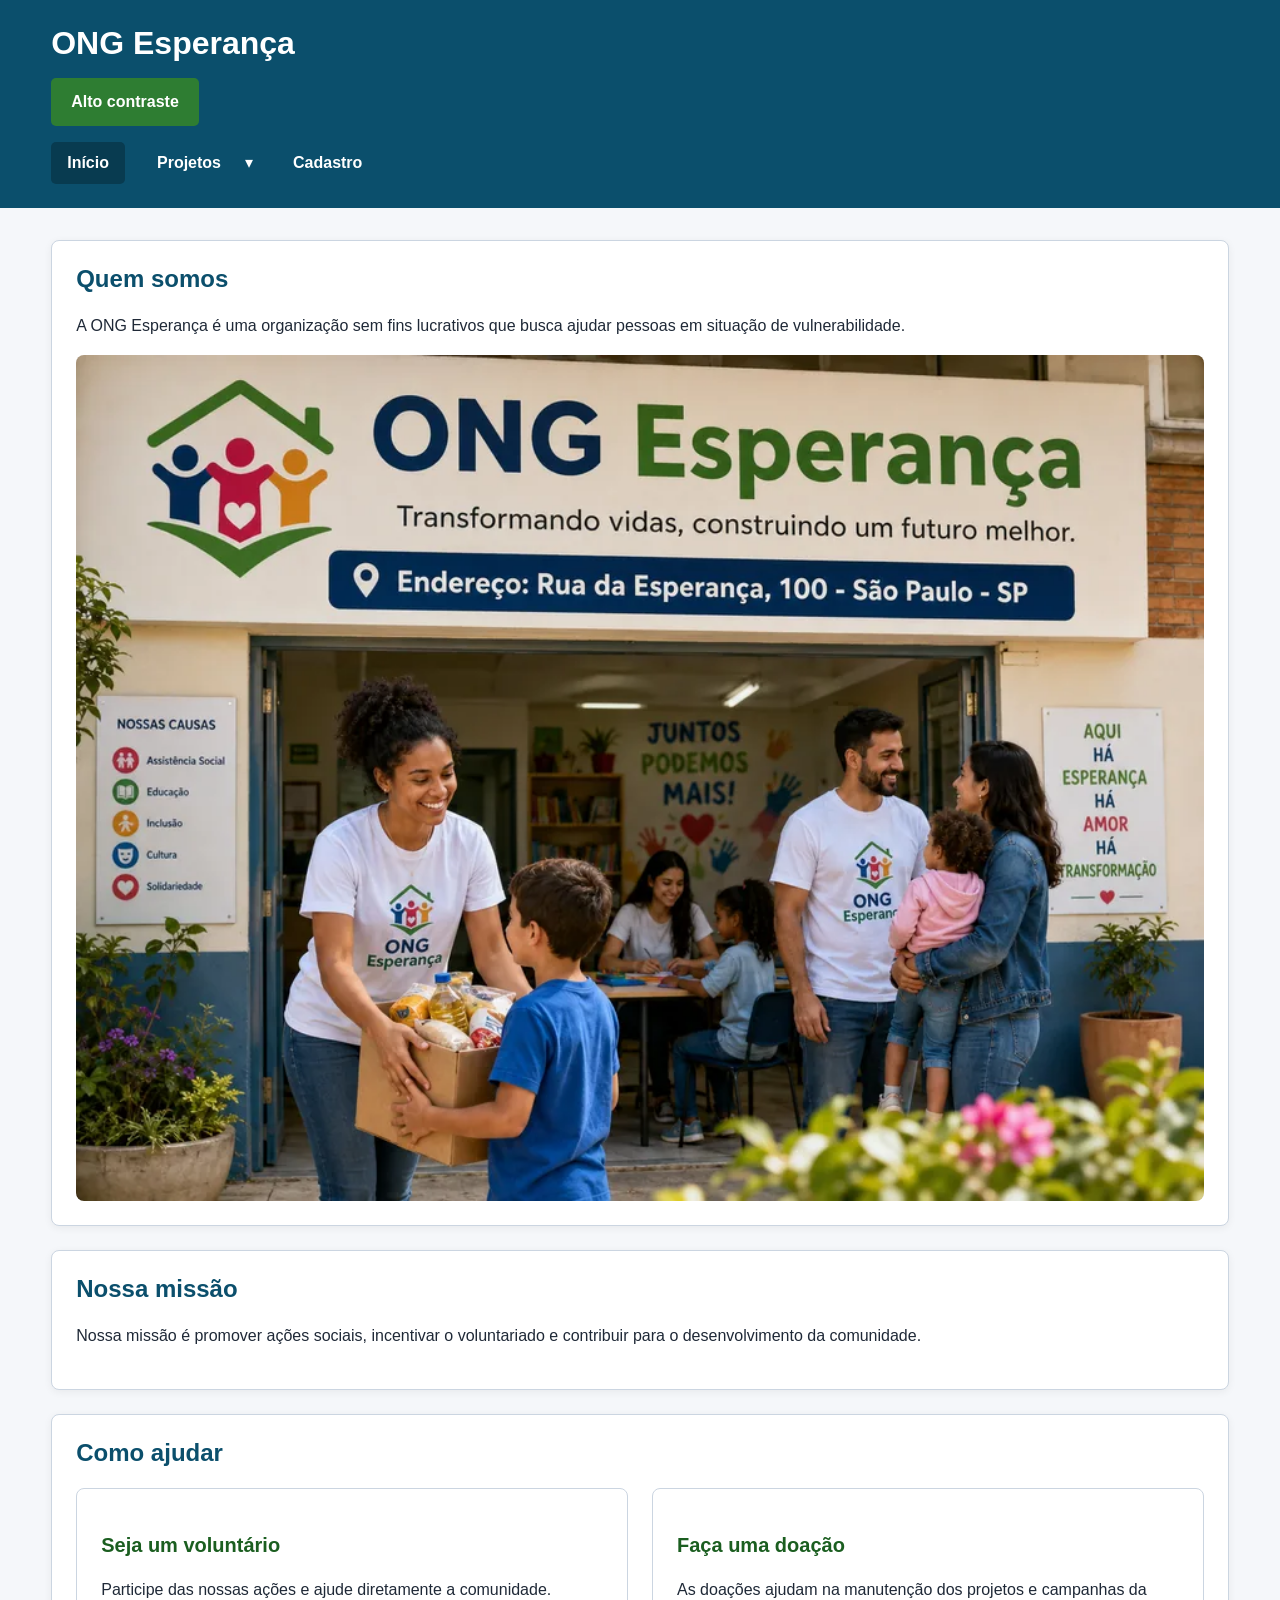
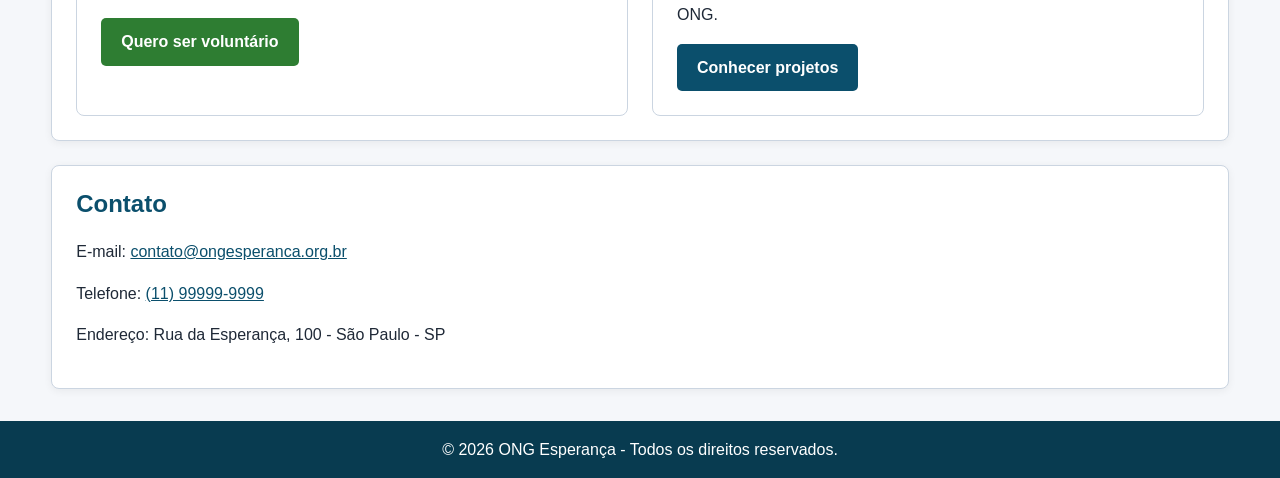
<file: index.html>
<!DOCTYPE html>
<html lang="pt-BR">

<head>
    <meta charset="UTF-8">
    <meta name="viewport" content="width=device-width, initial-scale=1.0">

    <meta
        name="description"
        content="ONG Esperança - projetos sociais, voluntariado e doações.">
    <meta name="theme-color" content="#0B4F6C">

    <title>ONG Esperança</title>

    <link rel="stylesheet" href="css/style.css">
</head>

<body>

    <a class="skip-link" href="#app">
        Ir para o conteúdo principal
    </a>

    <noscript>
        <p class="aviso-sem-js">Esta aplicação utiliza JavaScript para navegação e interatividade.</p>
    </noscript>

    <header class="cabecalho">

        <div class="cabecalho-conteudo">

            <h1>ONG Esperança</h1>

            <!-- MODO DE ALTO CONTRASTE -->
            <button
                id="btnContraste"
                class="botao-contraste"
                type="button"
                aria-pressed="false"
                aria-label="Ativar modo de alto contraste">
                Alto contraste
            </button>

            <!-- MENU MOBILE -->
            <button
                class="menu-hamburguer"
                id="botaoMenu"
                type="button"
                aria-controls="menuPrincipal"
                aria-expanded="false"
                aria-label="Abrir menu de navegação">
                ☰
            </button>

            <!-- NAVEGAÇÃO -->
            <nav
                id="menuPrincipal"
                class="navegacao"
                aria-label="Navegação principal">

                <ul class="menu">

                    <li>
                        <a href="#inicio" data-rota="inicio">
                            Início
                        </a>
                    </li>

                    <li class="menu-item">

                        <div class="menu-projetos-linha">

                            <a
                                href="#projetos"
                                data-rota="projetos">
                                Projetos
                            </a>

                            <button
                                class="submenu-toggle"
                                id="botaoSubmenu"
                                type="button"
                                aria-controls="submenuProjetos"
                                aria-expanded="false"
                                aria-label="Abrir submenu de projetos">
                                ▾
                            </button>

                        </div>

                        <ul
                            class="submenu"
                            id="submenuProjetos">

                            <li>
                                <a
                                    href="#projetos"
                                    data-foco="voluntariado">
                                    Voluntariado
                                </a>
                            </li>

                            <li>
                                <a
                                    href="#projetos"
                                    data-foco="doacoes">
                                    Doações
                                </a>
                            </li>

                            <li>
                                <a
                                    href="#projetos"
                                    data-foco="campanhas">
                                    Campanhas
                                </a>
                            </li>

                        </ul>

                    </li>

                    <li>
                        <a href="#cadastro" data-rota="cadastro">
                            Cadastro
                        </a>
                    </li>

                </ul>

            </nav>

        </div>

    </header>

    <!-- AVISO PARA LEITORES DE TELA -->
    <div
        id="anuncioRota"
        class="sr-only"
        aria-live="polite"
        aria-atomic="true">
    </div>

    <!-- CONTEÚDO DA SPA -->
    <main
        id="app"
        tabindex="-1">
    </main>

    <footer>
        <p>
            &copy; 2026 ONG Esperança -
            Todos os direitos reservados.
        </p>
    </footer>

    <!-- TOAST -->
    <div
        id="toast"
        class="toast"
        role="status"
        aria-live="polite"
        aria-atomic="true">
    </div>

    <!-- MODAL -->
    <div
        class="modal"
        id="modalProjeto"
        hidden>

        <div
            class="modal-backdrop"
            data-fechar-modal>
        </div>

        <section
            class="modal-caixa"
            role="dialog"
            aria-modal="true"
            aria-labelledby="modalTitulo"
            aria-describedby="modalDescricao">

            <button
                class="modal-fechar"
                type="button"
                data-fechar-modal
                aria-label="Fechar janela">
                ×
            </button>

            <h2 id="modalTitulo">
                Detalhes do projeto
            </h2>

            <p id="modalDescricao"></p>

        </section>

    </div>

    <script
        type="module"
        src="js/main.js">
    </script>

</body>

</html>
</file>
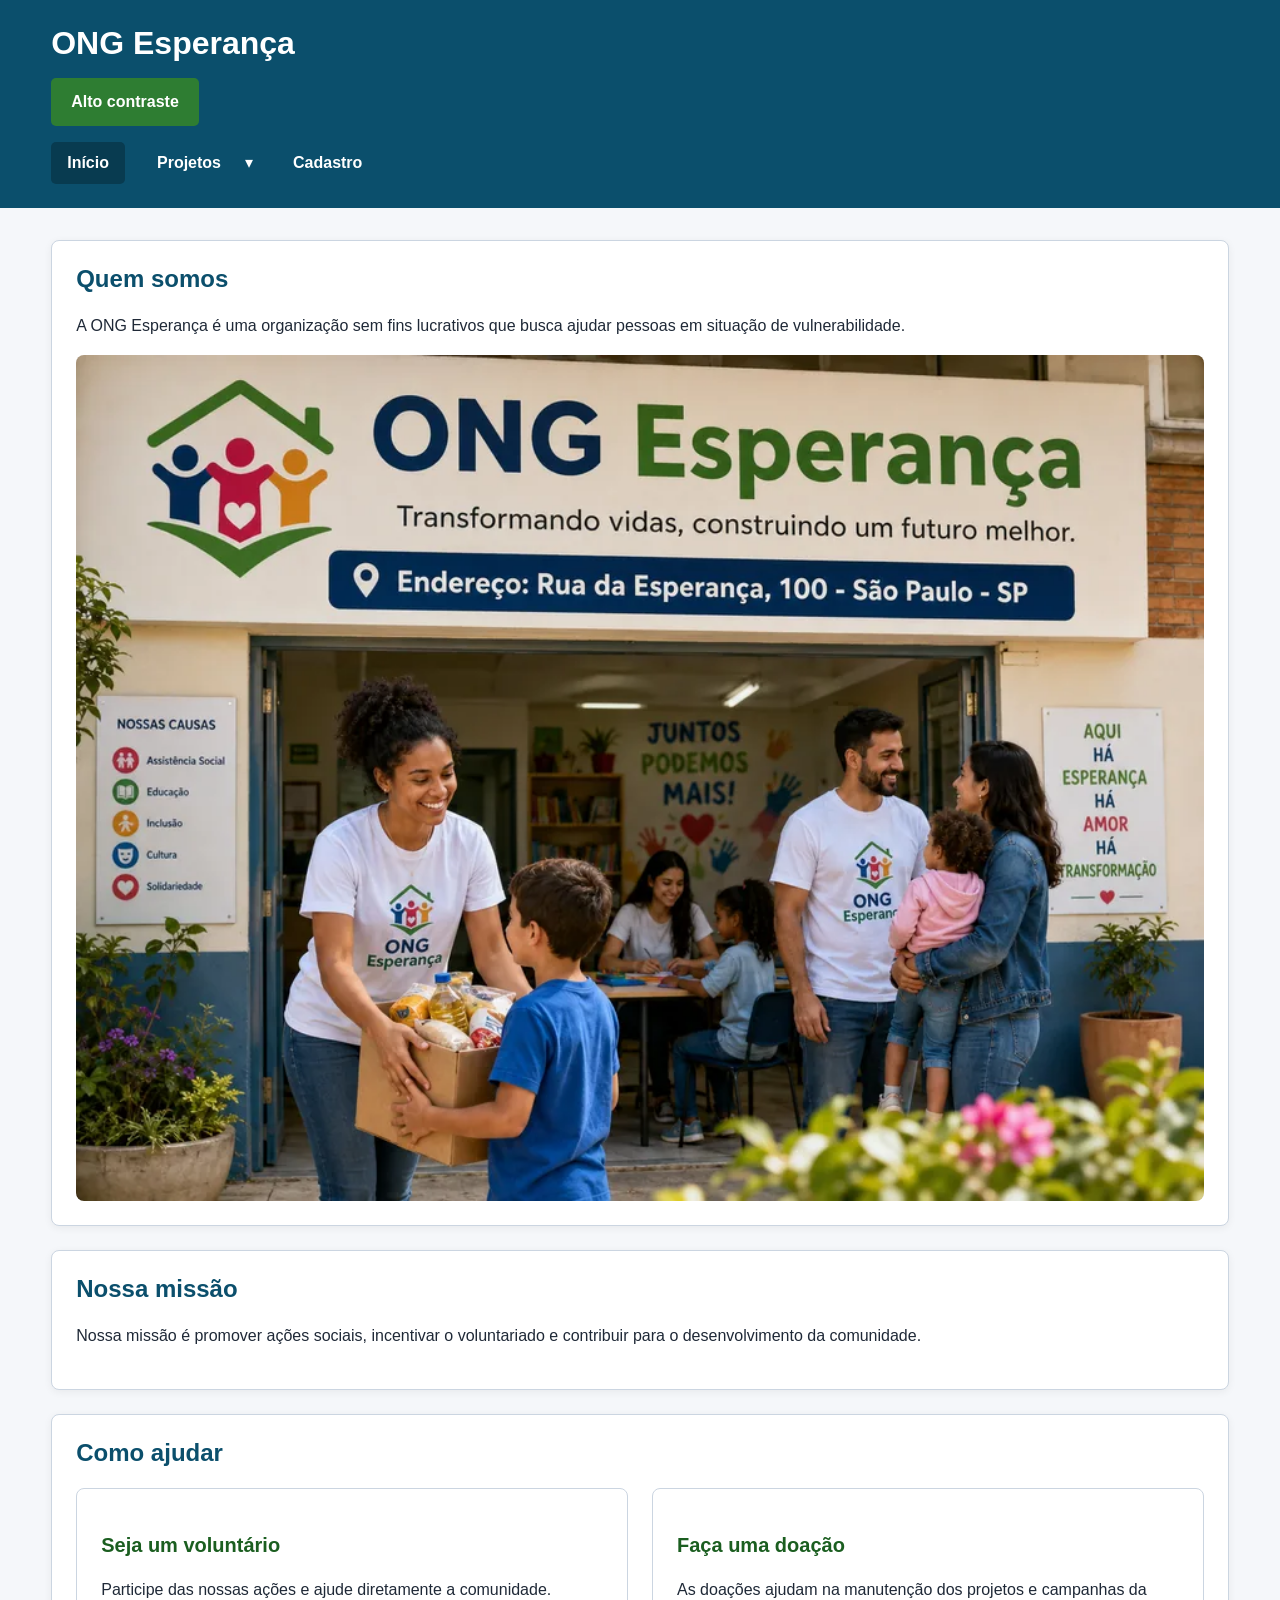
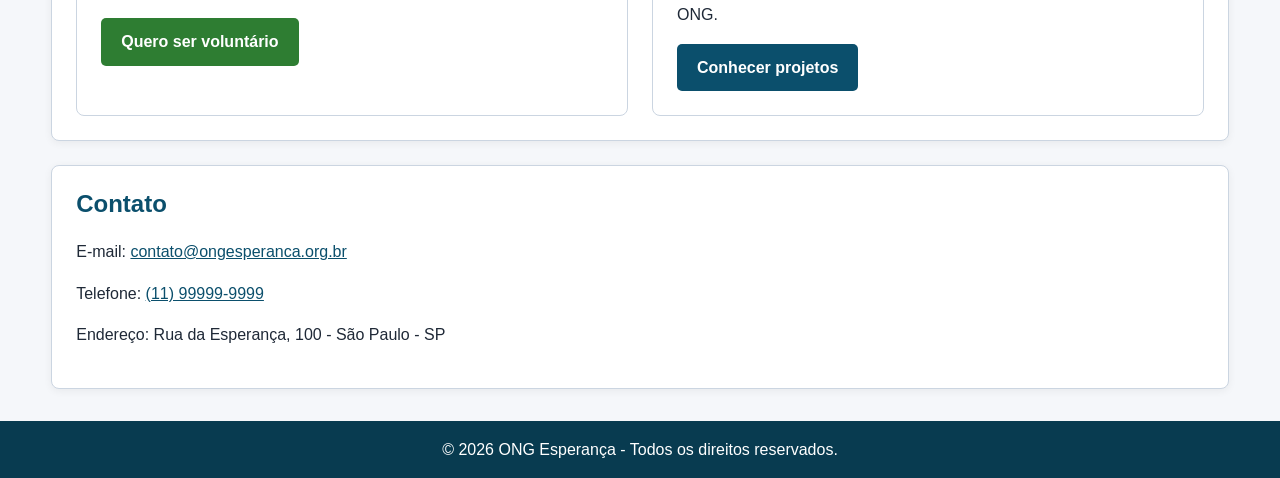
<file: docs/index.html>
<!DOCTYPE html><html lang="pt-BR"><head><meta charset="UTF-8"><meta name="viewport" content="width=device-width, initial-scale=1.0"><meta
 name="description"
 content="ONG Esperança - projetos sociais, voluntariado e doações."><meta name="theme-color" content="#0B4F6C"><title>ONG Esperança</title><link rel="stylesheet" href="css/style.css"></head><body><a class="skip-link" href="#app">
 Ir para o conteúdo principal
 </a><noscript><p class="aviso-sem-js">Esta aplicação utiliza JavaScript para navegação e interatividade.</p></noscript><header class="cabecalho"><div class="cabecalho-conteudo"><h1>ONG Esperança</h1><button
 id="btnContraste"
 class="botao-contraste"
 type="button"
 aria-pressed="false"
 aria-label="Ativar modo de alto contraste">
 Alto contraste
 </button><button
 class="menu-hamburguer"
 id="botaoMenu"
 type="button"
 aria-controls="menuPrincipal"
 aria-expanded="false"
 aria-label="Abrir menu de navegação">
 ☰
 </button><nav
 id="menuPrincipal"
 class="navegacao"
 aria-label="Navegação principal"><ul class="menu"><li><a href="#inicio" data-rota="inicio">
 Início
 </a></li><li class="menu-item"><div class="menu-projetos-linha"><a
 href="#projetos"
 data-rota="projetos">
 Projetos
 </a><button
 class="submenu-toggle"
 id="botaoSubmenu"
 type="button"
 aria-controls="submenuProjetos"
 aria-expanded="false"
 aria-label="Abrir submenu de projetos">
 ▾
 </button></div><ul
 class="submenu"
 id="submenuProjetos"><li><a
 href="#projetos"
 data-foco="voluntariado">
 Voluntariado
 </a></li><li><a
 href="#projetos"
 data-foco="doacoes">
 Doações
 </a></li><li><a
 href="#projetos"
 data-foco="campanhas">
 Campanhas
 </a></li></ul></li><li><a href="#cadastro" data-rota="cadastro">
 Cadastro
 </a></li></ul></nav></div></header><div
 id="anuncioRota"
 class="sr-only"
 aria-live="polite"
 aria-atomic="true"></div><main
 id="app"
 tabindex="-1"></main><footer><p>
 &copy; 2026 ONG Esperança -
 Todos os direitos reservados.
 </p></footer><div
 id="toast"
 class="toast"
 role="status"
 aria-live="polite"
 aria-atomic="true"></div><div
 class="modal"
 id="modalProjeto"
 hidden><div
 class="modal-backdrop"
 data-fechar-modal></div><section
 class="modal-caixa"
 role="dialog"
 aria-modal="true"
 aria-labelledby="modalTitulo"
 aria-describedby="modalDescricao"><button
 class="modal-fechar"
 type="button"
 data-fechar-modal
 aria-label="Fechar janela">
 ×
 </button><h2 id="modalTitulo">
 Detalhes do projeto
 </h2><p id="modalDescricao"></p></section></div><script
 type="module"
 src="js/main.js"></script></body></html>
</file>
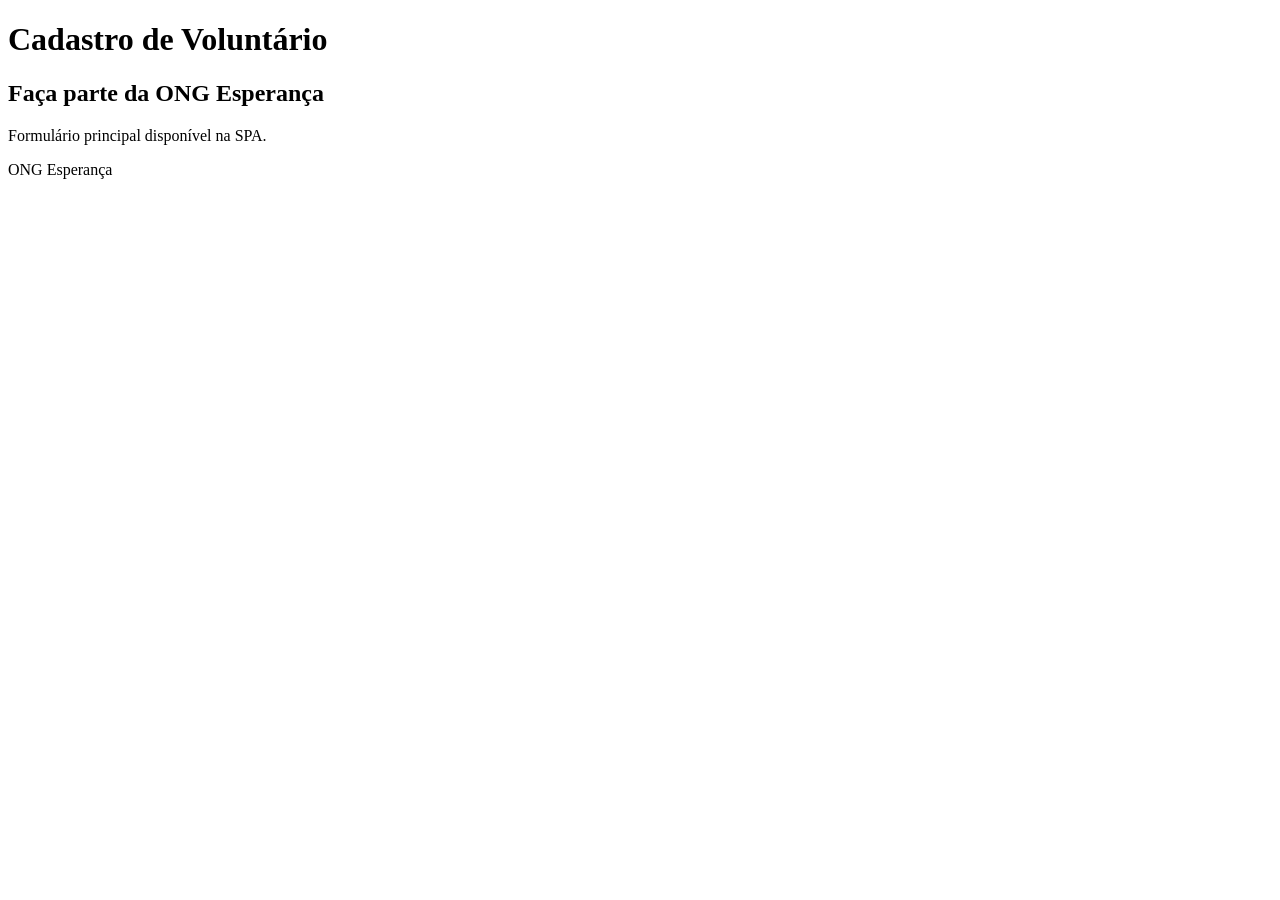
<file: html/cadastro.html>
<!DOCTYPE html>
<html lang="pt-BR">
<head><meta charset="UTF-8"><title>Cadastro - ONG Esperança</title></head>
<body>
<header><h1>Cadastro de Voluntário</h1></header>
<main>
<section><h2>Faça parte da ONG Esperança</h2><p>Formulário principal disponível na SPA.</p></section>
</main>
<footer><p>ONG Esperança</p></footer>
</body>
</html>
</file>
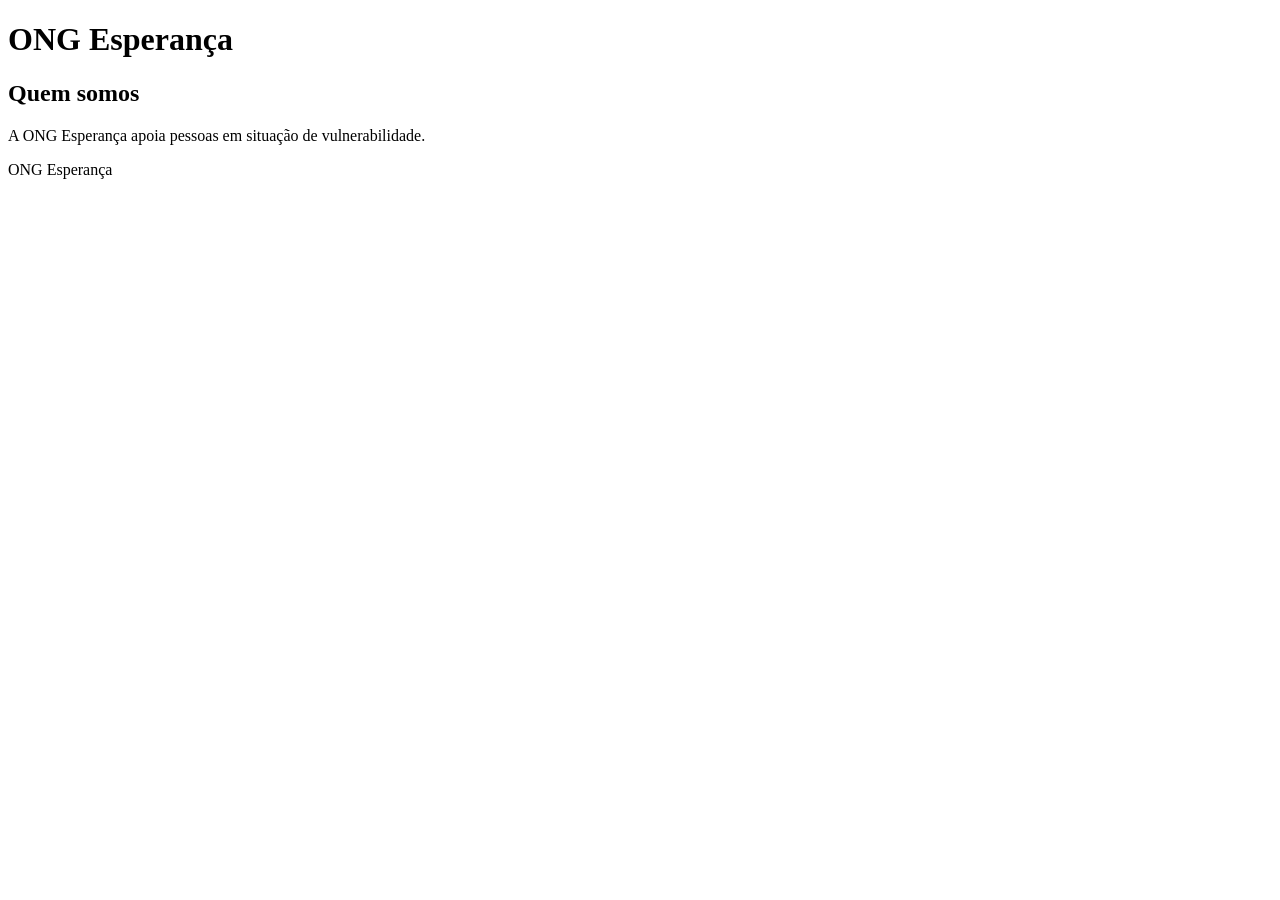
<file: html/inicio.html>
<!DOCTYPE html>
<html lang="pt-BR">
<head><meta charset="UTF-8"><title>Início - ONG Esperança</title></head>
<body>
<header><h1>ONG Esperança</h1></header>
<main>
<section><h2>Quem somos</h2><p>A ONG Esperança apoia pessoas em situação de vulnerabilidade.</p></section>
</main>
<footer><p>ONG Esperança</p></footer>
</body>
</html>
</file>
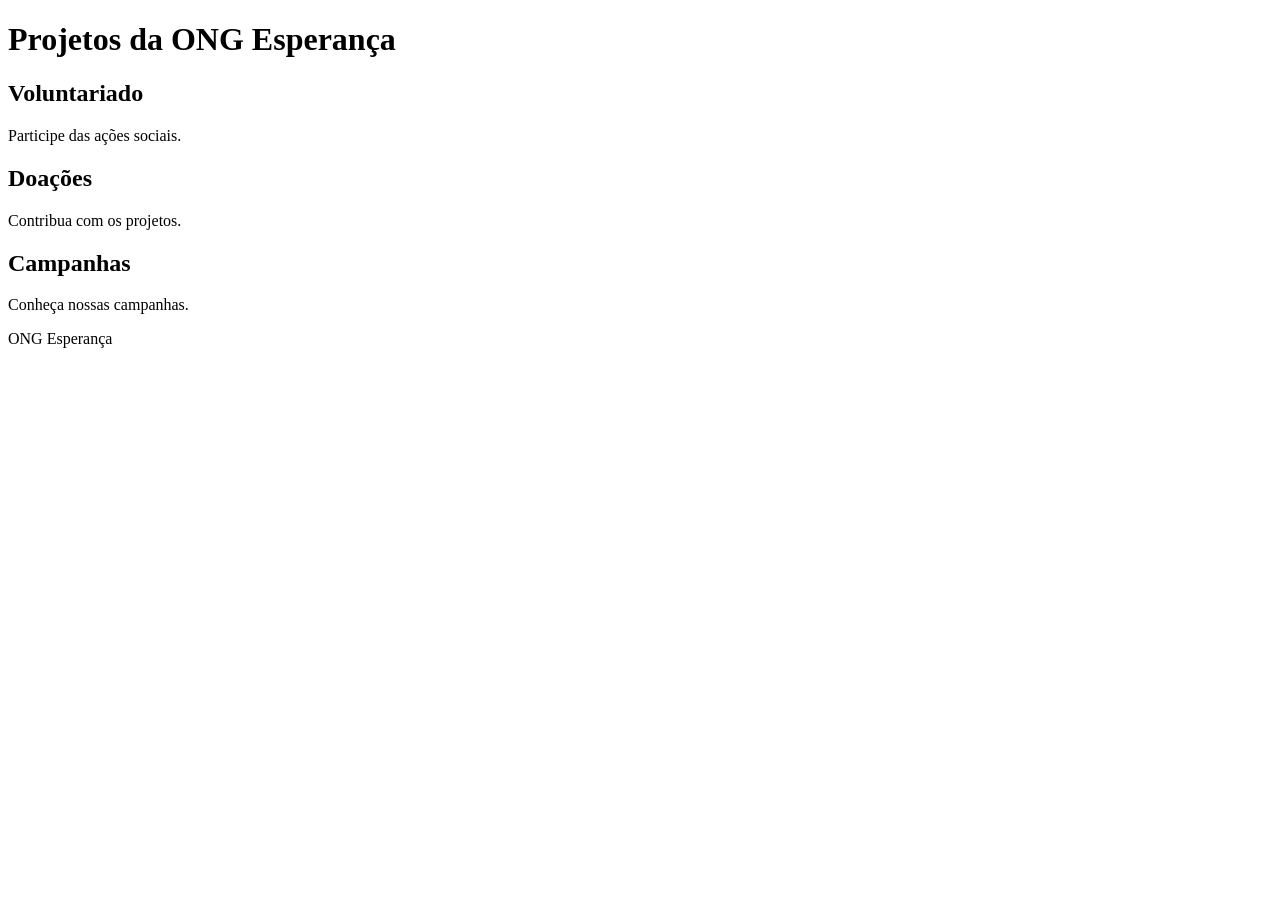
<file: html/projetos.html>
<!DOCTYPE html>
<html lang="pt-BR">
<head><meta charset="UTF-8"><title>Projetos - ONG Esperança</title></head>
<body>
<header><h1>Projetos da ONG Esperança</h1></header>
<main>
<section><h2>Voluntariado</h2><p>Participe das ações sociais.</p></section>
<section><h2>Doações</h2><p>Contribua com os projetos.</p></section>
<section><h2>Campanhas</h2><p>Conheça nossas campanhas.</p></section>
</main>
<footer><p>ONG Esperança</p></footer>
</body>
</html>
</file>
<file: css/style.css>
/* =========================================================
   ONG ESPERANÇA - DESIGN SYSTEM, RESPONSIVIDADE E ACESSIBILIDADE
   ========================================================= */

:root {
    --cor-primaria: #0B4F6C;
    --cor-primaria-escura: #083B50;
    --cor-secundaria: #2E7D32;
    --cor-secundaria-escura: #1B5E20;
    --cor-destaque: #E67E22;
    --cor-alerta: #B91C1C;
    --cor-sucesso-clara: #E8F5E9;
    --cor-fundo: #F5F7FA;
    --cor-superficie: #FFFFFF;
    --cor-texto: #1F2937;
    --cor-texto-secundario: #4B5563;
    --cor-borda: #CBD5E1;

    --fonte-principal: Arial, Helvetica, sans-serif;
    --texto-pequeno: 0.875rem;
    --texto-normal: 1rem;
    --texto-medio: 1.25rem;
    --texto-grande: 1.5rem;
    --texto-titulo: 2rem;

    --espaco-1: 4px;
    --espaco-2: 8px;
    --espaco-3: 16px;
    --espaco-4: 24px;
    --espaco-5: 32px;
    --espaco-6: 48px;

    --raio: 8px;
    --sombra: 0 4px 12px rgba(0, 0, 0, 0.12);
}

* {
    box-sizing: border-box;
}

html {
    scroll-behavior: smooth;
}

body {
    margin: 0;
    font-family: var(--fonte-principal);
    font-size: var(--texto-normal);
    line-height: 1.6;
    color: var(--cor-texto);
    background-color: var(--cor-fundo);
}

body.modal-aberto {
    overflow: hidden;
}

.aviso-sem-js {
    margin: 0;
    padding: var(--espaco-3);
    text-align: center;
    background: #FFF3CD;
    color: #5C4400;
    font-weight: 700;
}

.sr-only {
    position: absolute;
    width: 1px;
    height: 1px;
    padding: 0;
    margin: -1px;
    overflow: hidden;
    clip: rect(0, 0, 0, 0);
    white-space: nowrap;
    border: 0;
}

.skip-link {
    position: absolute;
    left: 12px;
    top: -80px;
    z-index: 3000;
    background: #FFFFFF;
    color: var(--cor-primaria-escura);
    padding: 10px 14px;
    border-radius: 6px;
    font-weight: 700;
}

.skip-link:focus {
    top: 12px;
}

/* =========================================================
   CABEÇALHO E NAVEGAÇÃO
   ========================================================= */

.cabecalho {
    background-color: var(--cor-primaria);
    color: #FFFFFF;
}

.cabecalho-conteudo {
    width: 90%;
    max-width: 1200px;
    margin: 0 auto;
    padding: var(--espaco-4) 0;
}

.cabecalho h1 {
    margin: 0 0 var(--espaco-3);
    font-size: var(--texto-titulo);
}

.botao-contraste {
    margin-bottom: var(--espaco-3);
}

.navegacao {
    display: block;
}

.menu {
    display: flex;
    align-items: center;
    gap: var(--espaco-3);
    list-style: none;
    padding: 0;
    margin: 0;
}

.menu a,
.submenu-toggle {
    color: #FFFFFF;
    font-weight: 700;
}

.menu a {
    display: inline-block;
    text-decoration: none;
    padding: var(--espaco-2) var(--espaco-3);
    border-radius: 5px;
}

.menu a:hover,
.menu a[aria-current="page"] {
    background-color: var(--cor-primaria-escura);
}

.menu-item {
    position: relative;
}

.menu-projetos-linha {
    display: flex;
    align-items: center;
}

.submenu-toggle,
.menu-hamburguer {
    border: 0;
    background: transparent;
    cursor: pointer;
    font: inherit;
}

.submenu-toggle {
    padding: var(--espaco-2);
    font-size: 1rem;
}

.submenu {
    display: none;
    position: absolute;
    top: 100%;
    left: 0;
    z-index: 100;
    min-width: 190px;
    padding: var(--espaco-2);
    margin: 0;
    list-style: none;
    background: var(--cor-superficie);
    border: 1px solid var(--cor-borda);
    border-radius: 6px;
    box-shadow: var(--sombra);
}

.submenu.aberto,
.menu-item:focus-within .submenu,
.menu-item:hover .submenu {
    display: block;
}

.submenu a {
    display: block;
    color: var(--cor-texto);
}

.submenu a:hover,
.submenu a:focus {
    color: var(--cor-primaria-escura);
    background: #EDF6FA;
}

.menu-hamburguer {
    display: none;
    color: #FFFFFF;
    padding: var(--espaco-2);
    font-size: 1.75rem;
}

/* =========================================================
   LAYOUT PRINCIPAL - GRID DE 12 COLUNAS
   ========================================================= */

main {
    width: 90%;
    max-width: 1200px;
    margin: 0 auto;
    padding: var(--espaco-5) 0;
    display: grid;
    grid-template-columns: repeat(12, 1fr);
    gap: var(--espaco-4);
    min-height: 60vh;
}

main:focus {
    outline: none;
}

section {
    grid-column: span 12;
    background-color: var(--cor-superficie);
    border: 1px solid var(--cor-borda);
    border-radius: var(--raio);
    padding: var(--espaco-4);
    box-shadow: 0 2px 8px rgba(0, 0, 0, 0.06);
}

.secao-sem-cartao {
    background: transparent;
    border: 0;
    box-shadow: none;
    padding: 0;
}

h1,
h2,
h3 {
    line-height: 1.2;
}

h2 {
    margin-top: 0;
    font-size: var(--texto-grande);
    color: var(--cor-primaria);
}

h3 {
    font-size: var(--texto-medio);
    color: var(--cor-secundaria-escura);
}

p {
    margin-top: var(--espaco-2);
}

address {
    font-style: normal;
}

picture {
    display: block;
}

img {
    max-width: 100%;
    height: auto;
    display: block;
    margin: var(--espaco-3) auto 0;
    border-radius: var(--raio);
}

/* =========================================================
   CARDS E COMPONENTES FLEXBOX
   ========================================================= */

.cards,
.cards-ajuda {
    display: flex;
    flex-wrap: wrap;
    gap: var(--espaco-4);
}

.cards .card,
.cards-ajuda article {
    flex: 1 1 280px;
}

.card,
.cards-ajuda article {
    background: var(--cor-superficie);
    border: 1px solid var(--cor-borda);
    border-radius: var(--raio);
    padding: var(--espaco-4);
    transition: transform .3s, box-shadow .3s;
}

.card:hover,
.card:focus-within,
.cards-ajuda article:hover,
.cards-ajuda article:focus-within {
    transform: translateY(-3px);
    box-shadow: var(--sombra);
}

.badge {
    display: inline-block;
    margin-bottom: var(--espaco-2);
    padding: 6px 12px;
    border-radius: 20px;
    background-color: var(--cor-secundaria);
    color: #FFFFFF;
    font-size: var(--texto-pequeno);
    font-weight: 700;
}

.acoes-card,
.acoes-formulario {
    display: flex;
    flex-wrap: wrap;
    gap: var(--espaco-3);
    align-items: center;
}

.acoes-formulario {
    justify-content: flex-start;
}

/* =========================================================
   LINKS E BOTÕES
   ========================================================= */

a {
    color: var(--cor-primaria);
}

.botao-link,
button:not(.menu-hamburguer):not(.submenu-toggle):not(.modal-fechar) {
    display: inline-block;
    border: 0;
    border-radius: 5px;
    padding: 11px 20px;
    background-color: var(--cor-secundaria);
    color: #FFFFFF;
    text-decoration: none;
    font: inherit;
    font-weight: 700;
    cursor: pointer;
    transition: background-color .3s, transform .2s, opacity .2s;
}

.botao-link:hover,
button:not(.menu-hamburguer):not(.submenu-toggle):not(.modal-fechar):hover {
    background-color: var(--cor-secundaria-escura);
}

.botao-link:active,
button:not(.menu-hamburguer):not(.submenu-toggle):not(.modal-fechar):active {
    transform: scale(.97);
}

.secundario {
    background-color: var(--cor-primaria) !important;
}

.secundario:hover {
    background-color: var(--cor-primaria-escura) !important;
}

/* =========================================================
   FORMULÁRIOS
   ========================================================= */

form {
    display: flex;
    flex-direction: column;
    gap: var(--espaco-4);
}

fieldset {
    border: 1px solid var(--cor-borda);
    border-radius: var(--raio);
    padding: var(--espaco-4);
}

legend {
    color: var(--cor-primaria);
    font-weight: 700;
    padding: 0 var(--espaco-2);
}

.campo {
    margin-bottom: var(--espaco-3);
}

.campo:last-child {
    margin-bottom: 0;
}

label {
    display: block;
    margin-bottom: var(--espaco-1);
    font-weight: 700;
}

input,
select {
    width: 100%;
    max-width: 560px;
    min-height: 44px;
    padding: 10px 12px;
    border: 2px solid var(--cor-borda);
    border-radius: 5px;
    background-color: #FFFFFF;
    color: var(--cor-texto);
    font: inherit;
}

.campo-sucesso {
    border-color: var(--cor-secundaria);
}

.campo-erro {
    border-color: var(--cor-alerta);
}

.mensagem-erro {
    display: block;
    min-height: 1.4em;
    margin-top: var(--espaco-1);
    color: var(--cor-alerta);
    font-weight: 700;
}

.alerta-sucesso {
    background-color: var(--cor-sucesso-clara);
    color: var(--cor-secundaria-escura);
    border: 1px solid var(--cor-secundaria);
    border-left: 5px solid var(--cor-secundaria);
    padding: var(--espaco-3);
    margin-bottom: var(--espaco-3);
    border-radius: 6px;
    font-weight: 700;
}

.alerta-sucesso[hidden] {
    display: none;
}

/* =========================================================
   FEEDBACK: TOAST E MODAL ACESSÍVEL
   ========================================================= */

.toast {
    position: fixed;
    right: 20px;
    bottom: 20px;
    z-index: 2000;
    max-width: 360px;
    padding: var(--espaco-3) var(--espaco-4);
    border-radius: 6px;
    background-color: var(--cor-primaria);
    color: #FFFFFF;
    box-shadow: var(--sombra);
    opacity: 0;
    transform: translateY(20px);
    pointer-events: none;
    transition: opacity .2s, transform .2s;
}

.toast.visivel {
    opacity: 1;
    transform: translateY(0);
}

.modal[hidden] {
    display: none;
}

.modal {
    position: fixed;
    inset: 0;
    z-index: 2500;
    display: grid;
    place-items: center;
    padding: var(--espaco-4);
}

.modal-backdrop {
    position: absolute;
    inset: 0;
    background: rgba(15, 23, 42, 0.68);
}

.modal-caixa {
    position: relative;
    z-index: 1;
    width: min(560px, 100%);
    background: #FFFFFF;
    border-radius: var(--raio);
    padding: var(--espaco-5);
    box-shadow: var(--sombra);
}

.modal-fechar {
    position: absolute;
    top: 10px;
    right: 12px;
    border: 0;
    background: transparent;
    color: var(--cor-texto);
    font-size: 1.8rem;
    cursor: pointer;
}

/* =========================================================
   RODAPÉ
   ========================================================= */

footer {
    background-color: var(--cor-primaria-escura);
    color: #FFFFFF;
    text-align: center;
    padding: var(--espaco-3);
}

footer p {
    margin: 0;
}

/* =========================================================
   ACESSIBILIDADE - FOCO E MOVIMENTO REDUZIDO
   ========================================================= */

a:focus-visible,
button:focus-visible,
input:focus-visible,
select:focus-visible,
[tabindex="-1"]:focus-visible {
    outline: 3px solid var(--cor-destaque);
    outline-offset: 3px;
}

@media (prefers-reduced-motion: reduce) {
    *,
    *::before,
    *::after {
        scroll-behavior: auto !important;
        transition: none !important;
        animation: none !important;
    }
}

/* =========================================================
   RESPONSIVIDADE - 5 BREAKPOINTS
   ========================================================= */

@media (min-width: 480px) {
    main,
    .cabecalho-conteudo {
        width: 92%;
    }
}

@media (min-width: 768px) {
    .cards .card {
        flex-basis: calc(50% - var(--espaco-4));
    }
}

@media (min-width: 1024px) {
    .cards .card {
        flex-basis: calc(33.333% - var(--espaco-4));
    }
}

@media (min-width: 1280px) {
    main,
    .cabecalho-conteudo {
        max-width: 1200px;
    }
}

@media (min-width: 1440px) {
    main,
    .cabecalho-conteudo {
        max-width: 1320px;
    }
}

@media (max-width: 767px) {
    .cabecalho-conteudo {
        position: relative;
    }

    .menu-hamburguer {
        display: inline-block;
        position: absolute;
        top: 18px;
        right: 0;
    }

    .navegacao {
        display: none;
        margin-top: var(--espaco-3);
    }

    .navegacao.aberto {
        display: block;
    }

    .menu {
        flex-direction: column;
        align-items: stretch;
    }

    .menu-projetos-linha {
        justify-content: space-between;
    }

    .submenu {
        position: static;
        width: 100%;
        box-shadow: none;
        margin-top: var(--espaco-1);
    }
}

.alto-contraste {
    --cor-fundo: #000000;
    --cor-superficie: #000000;
    --cor-texto: #FFFFFF;
    --cor-texto-secundario: #FFFFFF;
    --cor-primaria: #000000;
    --cor-primaria-escura: #000000;
    --cor-secundaria: #FFFF00;
    --cor-secundaria-escura: #FFFF00;
    --cor-destaque: #00FFFF;
    --cor-alerta: #FFFF00;
    --cor-sucesso-clara: #000000;
    --cor-borda: #FFFFFF;
}

.alto-contraste .cabecalho,
.alto-contraste footer {
    background: #000000;
    color: #FFFFFF;
    border-color: #FFFFFF;
}

.alto-contraste a,
.alto-contraste h1,
.alto-contraste h2,
.alto-contraste h3,
.alto-contraste legend {
    color: #FFFF00;
}

.alto-contraste .menu a:hover,
.alto-contraste .menu a[aria-current="page"],
.alto-contraste .submenu a:hover,
.alto-contraste .submenu a:focus {
    background: #222222;
    color: #FFFF00;
}

.alto-contraste button:not(.menu-hamburguer):not(.submenu-toggle):not(.modal-fechar),
.alto-contraste .botao-link,
.alto-contraste .badge {
    background: #FFFF00;
    color: #000000;
    border: 1px solid #FFFFFF;
}

.alto-contraste .secundario {
    background: #FFFF00 !important;
    color: #000000 !important;
}

.alto-contraste input,
.alto-contraste select,
.alto-contraste .modal-caixa {
    background: #000000;
    color: #FFFFFF;
    border-color: #FFFFFF;
}

.alto-contraste .modal-fechar,
.alto-contraste .submenu-toggle,
.alto-contraste .menu-hamburguer {
    color: #FFFF00;
}

.alto-contraste .alerta-sucesso,
.alto-contraste .toast {
    background: #000000;
    color: #FFFF00;
    border: 2px solid #FFFF00;
}

.alto-contraste .mensagem-erro {
    color: #FFFF00;
}

a:focus,
button:focus,
input:focus,
select:focus {
    outline: 3px solid #B45309;
    outline-offset: 3px;
}
</file>
<file: docs/css/style.css>
:root{--cor-primaria:#0B4F6C;--cor-primaria-escura:#083B50;--cor-secundaria:#2E7D32;--cor-secundaria-escura:#1B5E20;--cor-destaque:#E67E22;--cor-alerta:#B91C1C;--cor-sucesso-clara:#E8F5E9;--cor-fundo:#F5F7FA;--cor-superficie:#FFFFFF;--cor-texto:#1F2937;--cor-texto-secundario:#4B5563;--cor-borda:#CBD5E1;--fonte-principal:Arial,Helvetica,sans-serif;--texto-pequeno:0.875rem;--texto-normal:1rem;--texto-medio:1.25rem;--texto-grande:1.5rem;--texto-titulo:2rem;--espaco-1:4px;--espaco-2:8px;--espaco-3:16px;--espaco-4:24px;--espaco-5:32px;--espaco-6:48px;--raio:8px;--sombra:0 4px 12px rgba(0,0,0,0.12);}*{box-sizing:border-box;}html{scroll-behavior:smooth;}body{margin:0;font-family:var(--fonte-principal);font-size:var(--texto-normal);line-height:1.6;color:var(--cor-texto);background-color:var(--cor-fundo);}body.modal-aberto{overflow:hidden;}.aviso-sem-js{margin:0;padding:var(--espaco-3);text-align:center;background:#FFF3CD;color:#5C4400;font-weight:700;}.sr-only{position:absolute;width:1px;height:1px;padding:0;margin:-1px;overflow:hidden;clip:rect(0,0,0,0);white-space:nowrap;border:0;}.skip-link{position:absolute;left:12px;top:-80px;z-index:3000;background:#FFFFFF;color:var(--cor-primaria-escura);padding:10px 14px;border-radius:6px;font-weight:700;}.skip-link:focus{top:12px;}.cabecalho{background-color:var(--cor-primaria);color:#FFFFFF;}.cabecalho-conteudo{width:90%;max-width:1200px;margin:0 auto;padding:var(--espaco-4) 0;}.cabecalho h1{margin:0 0 var(--espaco-3);font-size:var(--texto-titulo);}.botao-contraste{margin-bottom:var(--espaco-3);}.navegacao{display:block;}.menu{display:flex;align-items:center;gap:var(--espaco-3);list-style:none;padding:0;margin:0;}.menu a,.submenu-toggle{color:#FFFFFF;font-weight:700;}.menu a{display:inline-block;text-decoration:none;padding:var(--espaco-2) var(--espaco-3);border-radius:5px;}.menu a:hover,.menu a[aria-current="page"]{background-color:var(--cor-primaria-escura);}.menu-item{position:relative;}.menu-projetos-linha{display:flex;align-items:center;}.submenu-toggle,.menu-hamburguer{border:0;background:transparent;cursor:pointer;font:inherit;}.submenu-toggle{padding:var(--espaco-2);font-size:1rem;}.submenu{display:none;position:absolute;top:100%;left:0;z-index:100;min-width:190px;padding:var(--espaco-2);margin:0;list-style:none;background:var(--cor-superficie);border:1px solid var(--cor-borda);border-radius:6px;box-shadow:var(--sombra);}.submenu.aberto,.menu-item:focus-within .submenu,.menu-item:hover .submenu{display:block;}.submenu a{display:block;color:var(--cor-texto);}.submenu a:hover,.submenu a:focus{color:var(--cor-primaria-escura);background:#EDF6FA;}.menu-hamburguer{display:none;color:#FFFFFF;padding:var(--espaco-2);font-size:1.75rem;}main{width:90%;max-width:1200px;margin:0 auto;padding:var(--espaco-5) 0;display:grid;grid-template-columns:repeat(12,1fr);gap:var(--espaco-4);min-height:60vh;}main:focus{outline:none;}section{grid-column:span 12;background-color:var(--cor-superficie);border:1px solid var(--cor-borda);border-radius:var(--raio);padding:var(--espaco-4);box-shadow:0 2px 8px rgba(0,0,0,0.06);}.secao-sem-cartao{background:transparent;border:0;box-shadow:none;padding:0;}h1,h2,h3{line-height:1.2;}h2{margin-top:0;font-size:var(--texto-grande);color:var(--cor-primaria);}h3{font-size:var(--texto-medio);color:var(--cor-secundaria-escura);}p{margin-top:var(--espaco-2);}address{font-style:normal;}picture{display:block;}img{max-width:100%;height:auto;display:block;margin:var(--espaco-3) auto 0;border-radius:var(--raio);}.cards,.cards-ajuda{display:flex;flex-wrap:wrap;gap:var(--espaco-4);}.cards .card,.cards-ajuda article{flex:1 1 280px;}.card,.cards-ajuda article{background:var(--cor-superficie);border:1px solid var(--cor-borda);border-radius:var(--raio);padding:var(--espaco-4);transition:transform .3s,box-shadow .3s;}.card:hover,.card:focus-within,.cards-ajuda article:hover,.cards-ajuda article:focus-within{transform:translateY(-3px);box-shadow:var(--sombra);}.badge{display:inline-block;margin-bottom:var(--espaco-2);padding:6px 12px;border-radius:20px;background-color:var(--cor-secundaria);color:#FFFFFF;font-size:var(--texto-pequeno);font-weight:700;}.acoes-card,.acoes-formulario{display:flex;flex-wrap:wrap;gap:var(--espaco-3);align-items:center;}.acoes-formulario{justify-content:flex-start;}a{color:var(--cor-primaria);}.botao-link,button:not(.menu-hamburguer):not(.submenu-toggle):not(.modal-fechar){display:inline-block;border:0;border-radius:5px;padding:11px 20px;background-color:var(--cor-secundaria);color:#FFFFFF;text-decoration:none;font:inherit;font-weight:700;cursor:pointer;transition:background-color .3s,transform .2s,opacity .2s;}.botao-link:hover,button:not(.menu-hamburguer):not(.submenu-toggle):not(.modal-fechar):hover{background-color:var(--cor-secundaria-escura);}.botao-link:active,button:not(.menu-hamburguer):not(.submenu-toggle):not(.modal-fechar):active{transform:scale(.97);}.secundario{background-color:var(--cor-primaria) !important;}.secundario:hover{background-color:var(--cor-primaria-escura) !important;}form{display:flex;flex-direction:column;gap:var(--espaco-4);}fieldset{border:1px solid var(--cor-borda);border-radius:var(--raio);padding:var(--espaco-4);}legend{color:var(--cor-primaria);font-weight:700;padding:0 var(--espaco-2);}.campo{margin-bottom:var(--espaco-3);}.campo:last-child{margin-bottom:0;}label{display:block;margin-bottom:var(--espaco-1);font-weight:700;}input,select{width:100%;max-width:560px;min-height:44px;padding:10px 12px;border:2px solid var(--cor-borda);border-radius:5px;background-color:#FFFFFF;color:var(--cor-texto);font:inherit;}.campo-sucesso{border-color:var(--cor-secundaria);}.campo-erro{border-color:var(--cor-alerta);}.mensagem-erro{display:block;min-height:1.4em;margin-top:var(--espaco-1);color:var(--cor-alerta);font-weight:700;}.alerta-sucesso{background-color:var(--cor-sucesso-clara);color:var(--cor-secundaria-escura);border:1px solid var(--cor-secundaria);border-left:5px solid var(--cor-secundaria);padding:var(--espaco-3);margin-bottom:var(--espaco-3);border-radius:6px;font-weight:700;}.alerta-sucesso[hidden]{display:none;}.toast{position:fixed;right:20px;bottom:20px;z-index:2000;max-width:360px;padding:var(--espaco-3) var(--espaco-4);border-radius:6px;background-color:var(--cor-primaria);color:#FFFFFF;box-shadow:var(--sombra);opacity:0;transform:translateY(20px);pointer-events:none;transition:opacity .2s,transform .2s;}.toast.visivel{opacity:1;transform:translateY(0);}.modal[hidden]{display:none;}.modal{position:fixed;inset:0;z-index:2500;display:grid;place-items:center;padding:var(--espaco-4);}.modal-backdrop{position:absolute;inset:0;background:rgba(15,23,42,0.68);}.modal-caixa{position:relative;z-index:1;width:min(560px,100%);background:#FFFFFF;border-radius:var(--raio);padding:var(--espaco-5);box-shadow:var(--sombra);}.modal-fechar{position:absolute;top:10px;right:12px;border:0;background:transparent;color:var(--cor-texto);font-size:1.8rem;cursor:pointer;}footer{background-color:var(--cor-primaria-escura);color:#FFFFFF;text-align:center;padding:var(--espaco-3);}footer p{margin:0;}a:focus-visible,button:focus-visible,input:focus-visible,select:focus-visible,[tabindex="-1"]:focus-visible{outline:3px solid var(--cor-destaque);outline-offset:3px;}@media (prefers-reduced-motion:reduce){*,*::before,*::after{scroll-behavior:auto !important;transition:none !important;animation:none !important;}}@media (min-width:480px){main,.cabecalho-conteudo{width:92%;}}@media (min-width:768px){.cards .card{flex-basis:calc(50% - var(--espaco-4));}}@media (min-width:1024px){.cards .card{flex-basis:calc(33.333% - var(--espaco-4));}}@media (min-width:1280px){main,.cabecalho-conteudo{max-width:1200px;}}@media (min-width:1440px){main,.cabecalho-conteudo{max-width:1320px;}}@media (max-width:767px){.cabecalho-conteudo{position:relative;}.menu-hamburguer{display:inline-block;position:absolute;top:18px;right:0;}.navegacao{display:none;margin-top:var(--espaco-3);}.navegacao.aberto{display:block;}.menu{flex-direction:column;align-items:stretch;}.menu-projetos-linha{justify-content:space-between;}.submenu{position:static;width:100%;box-shadow:none;margin-top:var(--espaco-1);}}.alto-contraste{--cor-fundo:#000000;--cor-superficie:#000000;--cor-texto:#FFFFFF;--cor-texto-secundario:#FFFFFF;--cor-primaria:#000000;--cor-primaria-escura:#000000;--cor-secundaria:#FFFF00;--cor-secundaria-escura:#FFFF00;--cor-destaque:#00FFFF;--cor-alerta:#FFFF00;--cor-sucesso-clara:#000000;--cor-borda:#FFFFFF;}.alto-contraste .cabecalho,.alto-contraste footer{background:#000000;color:#FFFFFF;border-color:#FFFFFF;}.alto-contraste a,.alto-contraste h1,.alto-contraste h2,.alto-contraste h3,.alto-contraste legend{color:#FFFF00;}.alto-contraste .menu a:hover,.alto-contraste .menu a[aria-current="page"],.alto-contraste .submenu a:hover,.alto-contraste .submenu a:focus{background:#222222;color:#FFFF00;}.alto-contraste button:not(.menu-hamburguer):not(.submenu-toggle):not(.modal-fechar),.alto-contraste .botao-link,.alto-contraste .badge{background:#FFFF00;color:#000000;border:1px solid #FFFFFF;}.alto-contraste .secundario{background:#FFFF00 !important;color:#000000 !important;}.alto-contraste input,.alto-contraste select,.alto-contraste .modal-caixa{background:#000000;color:#FFFFFF;border-color:#FFFFFF;}.alto-contraste .modal-fechar,.alto-contraste .submenu-toggle,.alto-contraste .menu-hamburguer{color:#FFFF00;}.alto-contraste .alerta-sucesso,.alto-contraste .toast{background:#000000;color:#FFFF00;border:2px solid #FFFF00;}.alto-contraste .mensagem-erro{color:#FFFF00;}a:focus,button:focus,input:focus,select:focus{outline:3px solid #B45309;outline-offset:3px;}
</file>
